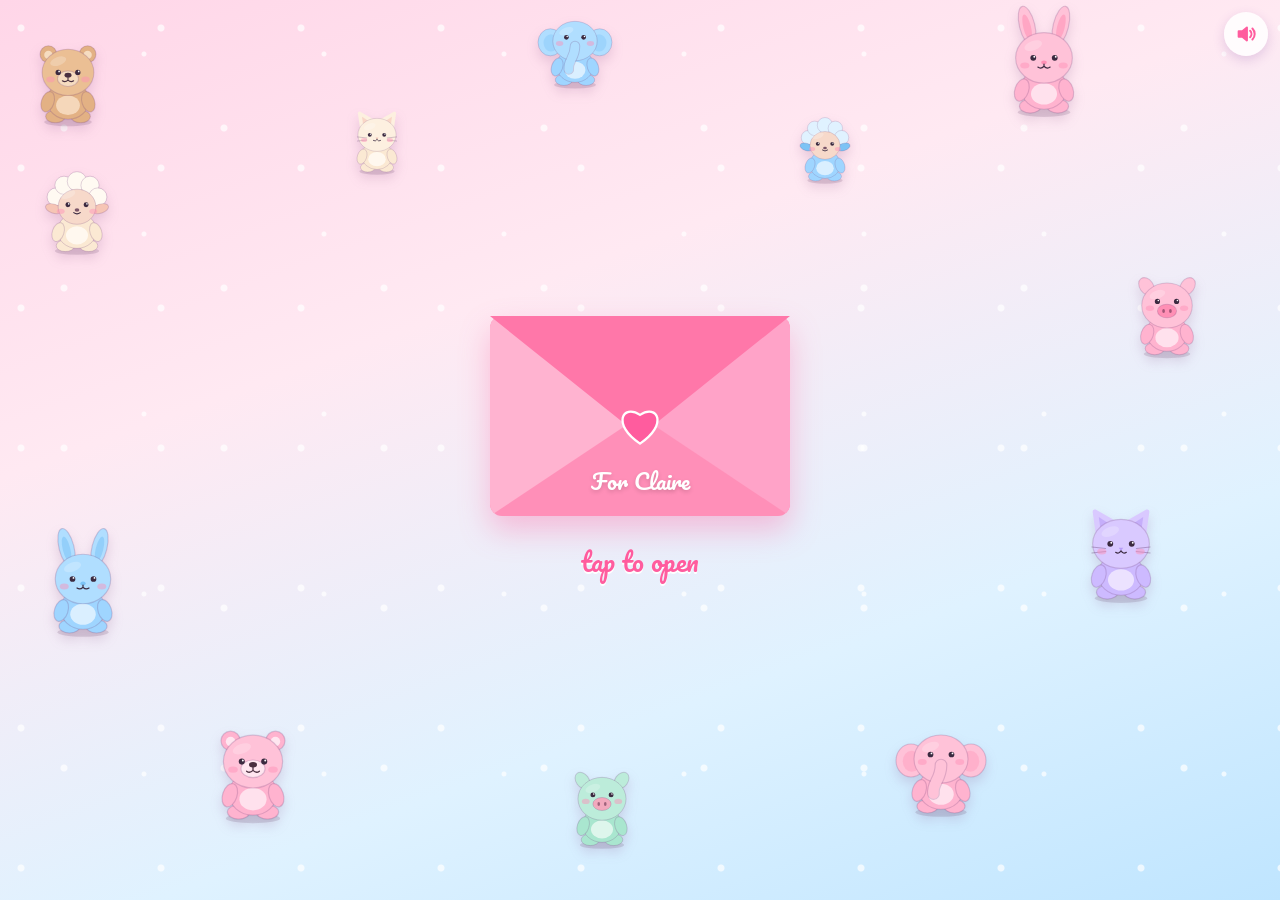
<file: index.html>
<!doctype html>
<html lang="en">
<head>
<meta charset="utf-8">
<meta name="viewport" content="width=device-width, initial-scale=1">
<title>A letter for Claire</title>
<link rel="preconnect" href="https://fonts.googleapis.com">
<link rel="preconnect" href="https://fonts.gstatic.com" crossorigin>
<link href="https://fonts.googleapis.com/css2?family=Pacifico&family=Quicksand:wght@500;600;700&display=swap" rel="stylesheet">
<link rel="stylesheet" href="style.css?v=20261110c">
</head>
<body>
<main class="stage">
  <div class="env-wrap" id="envWrap">
    <div class="env" id="env" role="button" tabindex="0" aria-label="Open the letter">
      <div class="back"></div>
      <div class="pocket"></div>
      <div class="flap"></div>
      <div class="seal"><svg viewBox="0 0 24 22"><path d="M12 21 C-3 11 3 0 12 6 C21 0 27 11 12 21Z" fill="#ff5c9e" stroke="#fff" stroke-width="1.2"/></svg></div>
      <div class="for">For Claire</div>
    </div>
    <div class="hint">tap to open</div>
    <div class="again">try again</div>
  </div>

  <section class="letter" id="letter" aria-live="polite">
    <p class="dear">Dear Claire,</p>
    <div class="big">I have something super important to ask you…</div>
    <div class="btns stack">
      <button class="btn yes" id="hear">Ooooh, let's hear it</button>
      <button class="btn no" id="keep">Keep it to yourself</button>
    </div>
  </section>
</main>
<script src="audio.js?v=20261110c"></script>
<script src="common.js?v=20261110c"></script>
<script src="home.js?v=20261110c"></script>
</body>
</html>
</file>
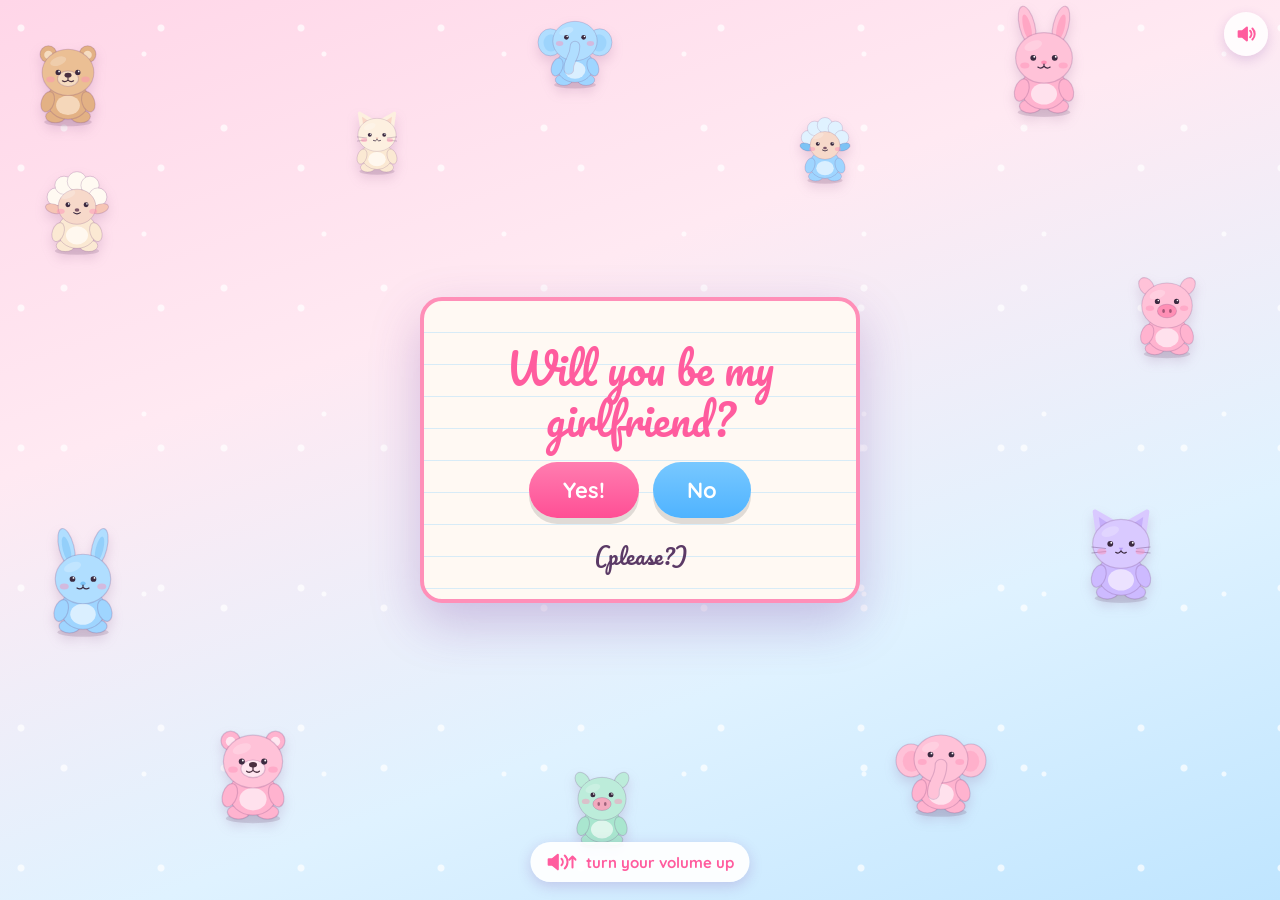
<file: ask.html>
<!doctype html>
<html lang="en">
<head>
<meta charset="utf-8">
<meta name="viewport" content="width=device-width, initial-scale=1">
<title>A letter for Claire</title>
<link rel="preconnect" href="https://fonts.googleapis.com">
<link rel="preconnect" href="https://fonts.gstatic.com" crossorigin>
<link href="https://fonts.googleapis.com/css2?family=Pacifico&family=Quicksand:wght@500;600;700&display=swap" rel="stylesheet">
<link rel="stylesheet" href="style.css?v=20261110c">
</head>
<body>
<main class="stage">
  <section class="letter show" id="letter">
    <div class="big">Will you be my girlfriend?</div>
    <div class="again again-letter">try again</div>
    <div class="btns">
      <button class="btn yes" id="yes">Yes!</button>
      <button class="btn no" id="no">No</button>
    </div>
    <div class="sign">(please?)</div>
  </section>
</main>
<div class="vol-hint" id="volHint">
  <svg viewBox="0 0 32 24" width="30" height="22" fill="none" stroke="currentColor" stroke-width="2.2" stroke-linecap="round" stroke-linejoin="round" aria-hidden="true">
    <path d="M2 9v6h4l6 5V4L6 9H2z" fill="currentColor"/><path d="M16 8.5a5 5 0 0 1 0 7"/><path d="M19.5 5a9.5 9.5 0 0 1 0 14"/>
    <path d="M28 18V6M24.5 9.5L28 6l3.5 3.5"/>
  </svg>
  <span>turn your volume up</span>
</div>
<script src="audio.js?v=20261110c"></script>
<script src="common.js?v=20261110c"></script>
<script src="yesscene.js?v=20261110c"></script>
<script src="ask.js?v=20261110c"></script>
</body>
</html>
</file>
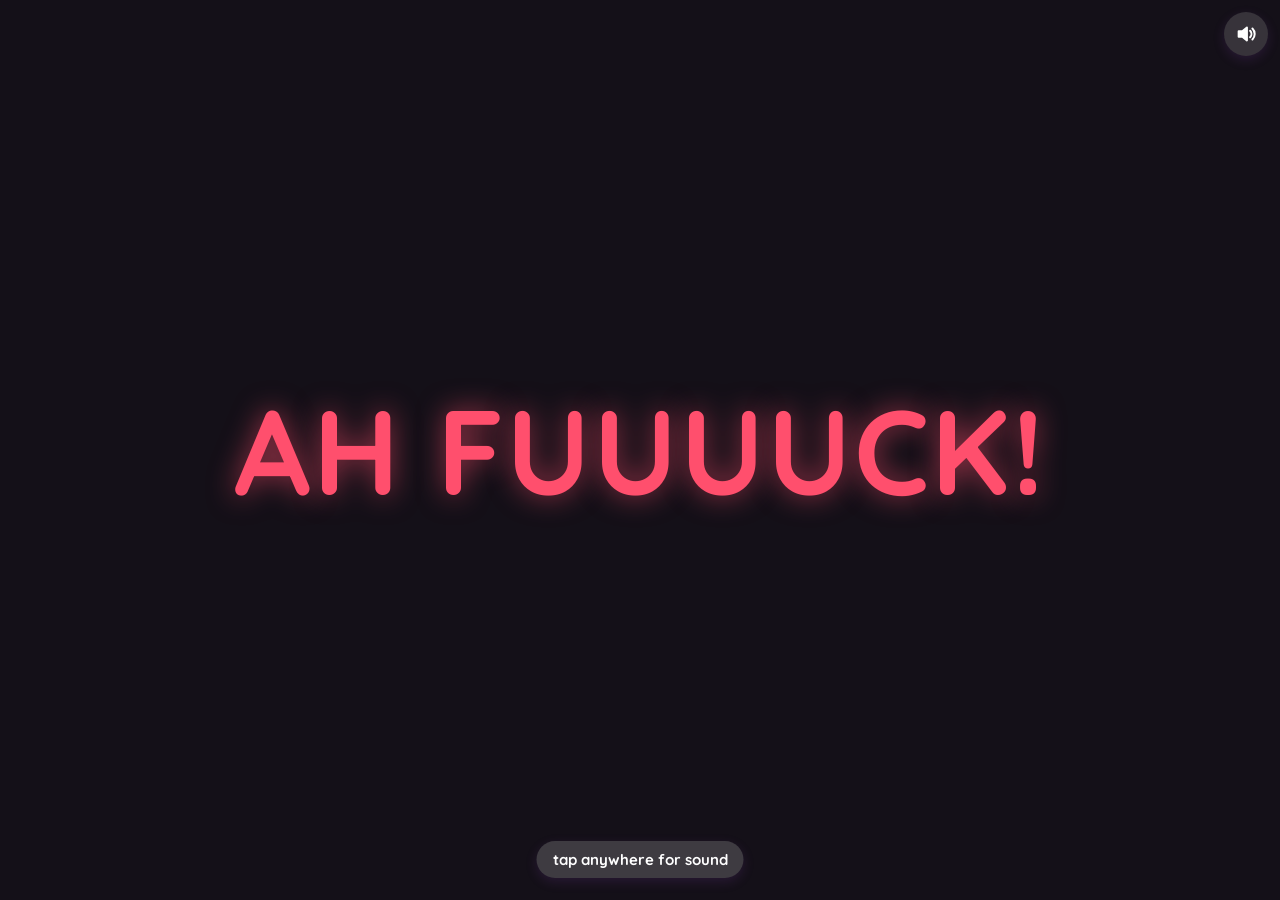
<file: oh-no.html>
<!doctype html>
<html lang="en">
<head>
<meta charset="utf-8">
<meta name="viewport" content="width=device-width, initial-scale=1">
<title>Uh oh</title>
<link rel="preconnect" href="https://fonts.googleapis.com">
<link rel="preconnect" href="https://fonts.gstatic.com" crossorigin>
<link href="https://fonts.googleapis.com/css2?family=Pacifico&family=Quicksand:wght@500;600;700&display=swap" rel="stylesheet">
<link rel="stylesheet" href="style.css?v=20261110c">
</head>
<body class="oops">
<main class="stage"><h1>AH FUUUUCK!</h1></main>

<div class="loading" id="loading" aria-live="polite">
  <div><div class="spinner"></div><p>Loading…</p></div>
</div>

<script src="audio.js?v=20261110c"></script>
<script>
  Snd.whenReady(function () { Snd.sad(); });
  // 3 seconds of panic, then a spinning loading screen, then back to the question.
  setTimeout(function () {
    document.getElementById('loading').classList.add('show');
    try { sessionStorage.setItem('claire.tryAgain', '1'); } catch (e) {}
    setTimeout(function () { window.location.replace('ask.html'); }, 2600);
  }, 3000);
</script>
</body>
</html>
</file>
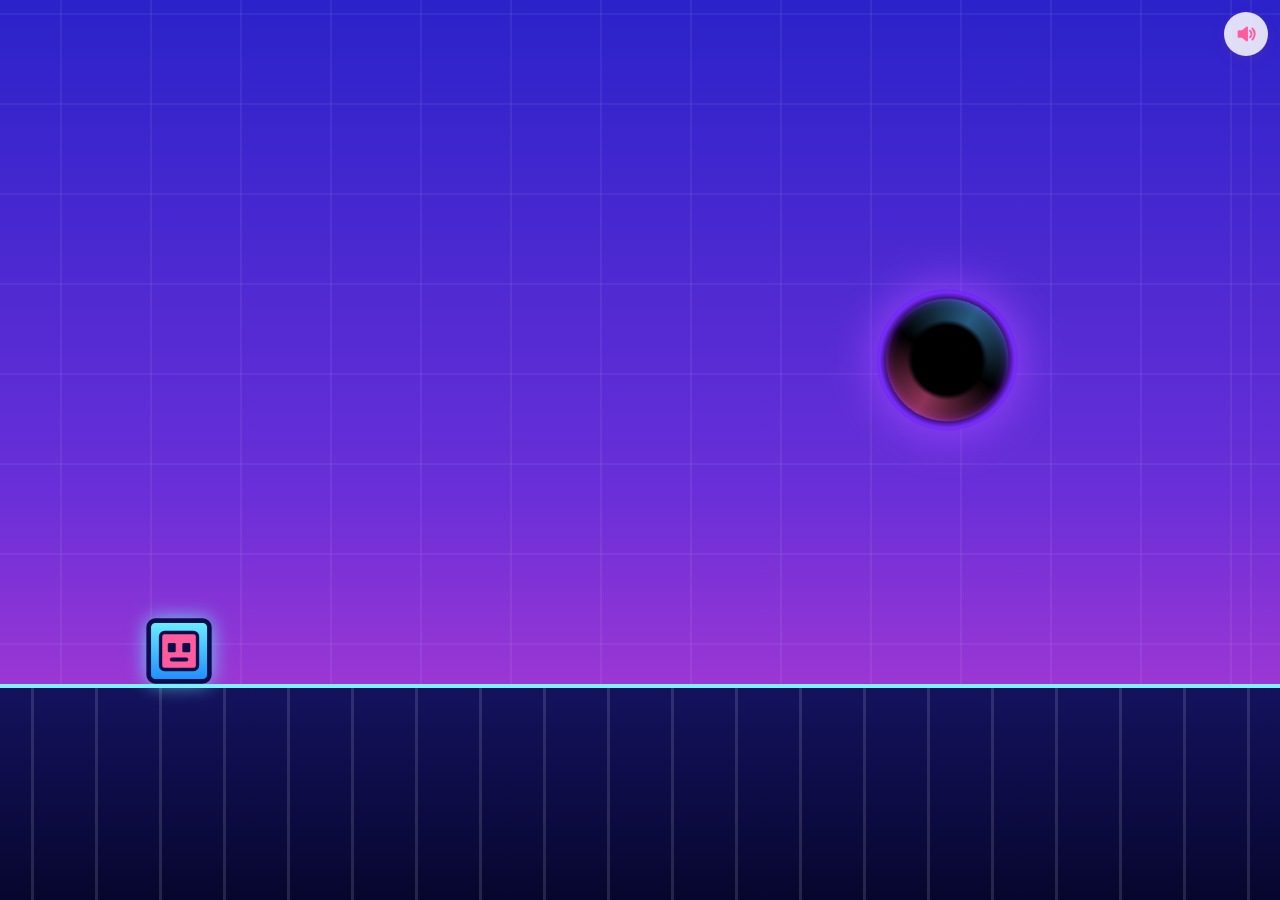
<file: void.html>
<!doctype html>
<html lang="en">
<head>
<meta charset="utf-8">
<meta name="viewport" content="width=device-width, initial-scale=1">
<title>Level</title>
<link rel="preconnect" href="https://fonts.googleapis.com">
<link rel="preconnect" href="https://fonts.gstatic.com" crossorigin>
<link href="https://fonts.googleapis.com/css2?family=Lilita+One&family=Quicksand:wght@600;700&display=swap" rel="stylesheet">
<link rel="stylesheet" href="style.css?v=20261110c">
<link rel="stylesheet" href="void.css?v=20261110c">
</head>
<body class="gdpage">
<div class="gd" id="gd">
  <div class="gd-bg" id="bg"></div>
  <div class="gd-ground" id="ground"></div>

  <div class="hole" id="hole"><div class="swirl"></div></div>

  <div class="cube" id="cube">
    <svg viewBox="0 0 100 100" aria-hidden="true">
      <defs>
        <linearGradient id="cg" x1="0" y1="0" x2="0" y2="1"><stop offset="0" stop-color="#6df0ff"/><stop offset="1" stop-color="#1e8cff"/></linearGradient>
      </defs>
      <rect x="4" y="4" width="92" height="92" rx="10" fill="url(#cg)" stroke="#0b0d4a" stroke-width="7"/>
      <rect x="22" y="22" width="56" height="56" rx="6" fill="#ff5c9e" stroke="#0b0d4a" stroke-width="5"/>
      <rect x="33" y="38" width="12" height="14" rx="2" fill="#0b0d4a"/>
      <rect x="55" y="38" width="12" height="14" rx="2" fill="#0b0d4a"/>
      <rect x="36" y="60" width="28" height="6" rx="3" fill="#0b0d4a"/>
    </svg>
  </div>

  <div class="sparks" id="sparks"></div>
  <div class="letters" id="letters" aria-label="GFYS">
    <span>G</span><span>F</span><span>Y</span><span>S</span>
  </div>

  <div class="flash" id="flash"></div>
  <div class="scan" id="scan"></div>
  <div class="rew" id="rew"><i></i><i></i> REWIND</div>
</div>

<script src="audio.js?v=20261110c"></script>
<script src="void.js?v=20261110c"></script>
</body>
</html>
</file>
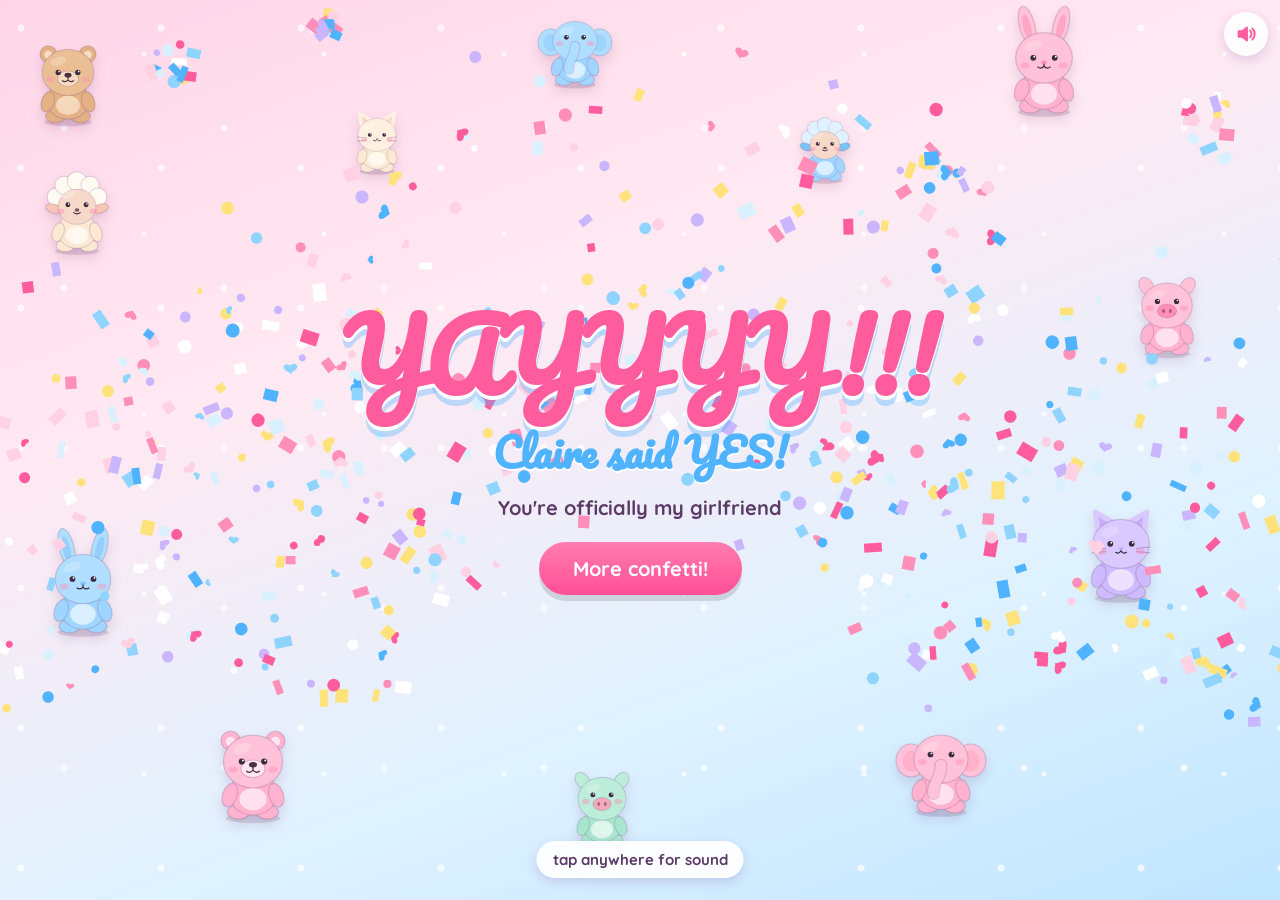
<file: yes.html>
<!doctype html>
<html lang="en">
<head>
<meta charset="utf-8">
<meta name="viewport" content="width=device-width, initial-scale=1">
<title>She said YES</title>
<link rel="preconnect" href="https://fonts.googleapis.com">
<link rel="preconnect" href="https://fonts.gstatic.com" crossorigin>
<link href="https://fonts.googleapis.com/css2?family=Pacifico&family=Quicksand:wght@500;600;700&display=swap" rel="stylesheet">
<link rel="stylesheet" href="style.css?v=20261110c">
</head>
<body class="party">
<main class="stage"></main>
<script src="audio.js?v=20261110c"></script>
<script src="common.js?v=20261110c"></script>
<script src="yesscene.js?v=20261110c"></script>
<script>
  // Direct visit or refresh: the bing bong keeps repeating (a phone may ask for one tap first).
  showYes();
  Snd.bingbongLoop();
</script>
</body>
</html>
</file>
<file: style.css>
:root{
  --pink:#ff8fb8; --hot:#ff5c9e; --rose:#ffd1e3; --blue:#8fd3ff; --sky:#4fb3ff; --ice:#d9f1ff;
  --cream:#fff9f3; --ink:#5b3a66;
  --script:'Pacifico',cursive; --body:'Quicksand',system-ui,sans-serif;
}
*{box-sizing:border-box;-webkit-tap-highlight-color:transparent}
html,body{margin:0;height:100%}
body{
  font-family:var(--body);color:var(--ink);overflow:hidden;
  background:
    radial-gradient(circle at 15% 20%,rgba(255,255,255,.7) 0 3px,transparent 4px),
    radial-gradient(circle at 80% 30%,rgba(255,255,255,.7) 0 2px,transparent 3px),
    radial-gradient(circle at 40% 80%,rgba(255,255,255,.7) 0 3px,transparent 4px),
    linear-gradient(160deg,#ffd6e8 0%,#ffe9f2 35%,#dff2ff 70%,#bfe5ff 100%);
  background-size:140px 140px,180px 180px,160px 160px,100% 100%;
}
.stage{position:relative;width:100%;height:100%;display:grid;place-items:center;padding:16px}

/* stuffed animals */
.plush{position:fixed;pointer-events:none;user-select:none;line-height:0;
  filter:drop-shadow(0 6px 6px rgba(120,60,120,.18));animation:bob 3.4s ease-in-out infinite}
.plush svg{width:100%;height:auto;overflow:visible}
.plush .head{animation:tilt 4.6s ease-in-out infinite alternate}
.plush .eyes{animation:blink 5.2s infinite}
.plush .ear.wl{animation:earL 3.2s ease-in-out infinite alternate}
.plush .ear.wr{animation:earR 3.2s ease-in-out infinite alternate}
.plush .trunk{animation:trunk 3s ease-in-out infinite alternate}
@keyframes tilt{from{transform:rotate(-3deg)}to{transform:rotate(3deg)}}
@keyframes blink{0%,91%,100%{transform:scaleY(1)}94%{transform:scaleY(.08)}97%{transform:scaleY(1)}}
@keyframes earL{from{transform:rotate(-5deg)}to{transform:rotate(4deg)}}
@keyframes earR{from{transform:rotate(5deg)}to{transform:rotate(-4deg)}}
@keyframes trunk{from{transform:rotate(-6deg)}to{transform:rotate(7deg)}}
.party .plush{animation-duration:1.5s}
.party .plush .head{animation-duration:1.6s}
@keyframes bob{0%,100%{transform:translateY(0) rotate(var(--r,0deg))}50%{transform:translateY(-12px) rotate(calc(var(--r,0deg) + 4deg))}}
.heart-float{position:fixed;bottom:-40px;pointer-events:none;animation:rise linear infinite;opacity:.8;line-height:0}
.heart-float svg{width:100%;height:auto}
@keyframes rise{to{transform:translateY(-115vh) rotate(25deg);opacity:0}}

/* envelope */
.env-wrap{position:relative;z-index:5;text-align:center}
.env{position:relative;width:min(300px,78vw);height:min(200px,52vw);margin:0 auto;cursor:pointer;
  animation:wiggle 2.4s ease-in-out infinite}
@keyframes wiggle{0%,100%{transform:rotate(-1.5deg)}50%{transform:rotate(1.5deg) scale(1.02)}}
.env .back{position:absolute;inset:0;background:var(--pink);border-radius:12px;box-shadow:0 14px 30px rgba(255,92,158,.35)}
.env .pocket{position:absolute;inset:0;border-radius:12px;overflow:hidden}
.env .pocket::before,.env .pocket::after{content:"";position:absolute;bottom:0;width:0;height:0;border-style:solid}
.env .pocket::before{left:0;border-width:100px 0 100px 150px;border-color:transparent transparent transparent #ffb3d0}
.env .pocket::after{right:0;border-width:100px 150px 100px 0;border-color:transparent #ffa3c8 transparent transparent}
.env .flap{position:absolute;top:0;left:0;width:100%;height:60%;transform-origin:top;transition:transform .7s ease;z-index:3;
  clip-path:polygon(0 0,100% 0,50% 100%);background:#ff77a9}
.env.open{animation:none}
.env.open .flap{transform:rotateX(180deg);z-index:0}
.seal{position:absolute;left:50%;top:50%;transform:translate(-50%,-30%);z-index:4;width:46px;line-height:0;transition:opacity .3s}
.env.open .seal{opacity:0}
.hint{margin-top:22px;font-family:var(--script);font-size:26px;color:var(--hot);animation:pulse 1.4s ease-in-out infinite;text-shadow:0 2px 0 #fff}
@keyframes pulse{50%{transform:scale(1.08)}}
.for{position:absolute;left:50%;bottom:16px;transform:translateX(-50%);font-family:var(--script);font-size:22px;color:#fff;z-index:4;text-shadow:0 2px 4px rgba(0,0,0,.15)}

/* letter */
.letter{display:none;position:relative;z-index:6;width:min(440px,92vw);max-height:92vh;overflow:auto;
  background:var(--cream);border:4px solid var(--pink);border-radius:22px;padding:28px 24px 24px;text-align:center;
  box-shadow:0 20px 50px rgba(120,60,160,.28);
  background-image:repeating-linear-gradient(transparent 0 31px,rgba(143,211,255,.35) 31px 32px)}
.letter.show{display:block;animation:pop .6s cubic-bezier(.2,1.5,.4,1)}
@keyframes pop{from{transform:scale(.4) rotate(-6deg);opacity:0}to{transform:scale(1) rotate(0);opacity:1}}
.letter .dear{font-family:var(--script);font-size:30px;color:var(--sky);margin:0 0 6px}
.letter p{margin:8px 0;font-size:18px;font-weight:600}
.letter .big{font-family:var(--script);font-size:clamp(30px,9vw,42px);color:var(--hot);margin:14px 0 18px;line-height:1.2}
.btns{display:flex;gap:14px;justify-content:center;margin-top:6px}
.btn{font:inherit;font-weight:700;font-size:22px;border:0;border-radius:999px;padding:14px 34px;cursor:pointer;color:#fff;
  box-shadow:0 6px 0 rgba(0,0,0,.12)}
.btn.yes{background:linear-gradient(180deg,#ff7db0,#ff4f95);animation:yesPulse 1.2s ease-in-out infinite}
.btn.no{background:linear-gradient(180deg,#78c8ff,#4fb3ff)}
@keyframes yesPulse{50%{transform:scale(1.07)}}
.sign{margin-top:18px;font-family:var(--script);font-size:22px;color:var(--ink)}

/* yes page */
#confetti{position:fixed;inset:0;pointer-events:none;z-index:2}
.yay{position:relative;z-index:5;text-align:center;padding:0 12px}
.yay h1{font-family:var(--script);font-size:clamp(46px,14vw,96px);color:var(--hot);margin:0;line-height:1.05;
  text-shadow:0 4px 0 #fff,0 10px 0 rgba(79,179,255,.35);animation:pop .8s cubic-bezier(.2,1.5,.4,1)}
.yay h2{font-family:var(--script);font-size:clamp(26px,7vw,40px);color:var(--sky);margin:12px 0 4px;text-shadow:0 2px 0 #fff}
.yay p{font-size:20px;font-weight:700;margin:8px 0 22px}
.btn.more{background:linear-gradient(180deg,#ff7db0,#ff4f95);font-size:20px}

/* oh no page */
body.oops{background:#141018;color:#fff}
.oops .stage{place-items:center}
.oops h1{font-family:var(--body);font-weight:700;font-size:clamp(44px,14vw,120px);letter-spacing:2px;margin:0;color:#ff4f6d;
  text-align:center;animation:shake .35s linear infinite;text-shadow:0 0 28px rgba(255,79,109,.6)}
@keyframes shake{0%,100%{transform:translate(0,0) rotate(0)}25%{transform:translate(-6px,3px) rotate(-1.5deg)}50%{transform:translate(5px,-4px) rotate(1.5deg)}75%{transform:translate(-4px,-3px) rotate(-1deg)}}

/* loading overlay */
.loading{position:fixed;inset:0;z-index:50;display:none;place-items:center;text-align:center;
  background:linear-gradient(160deg,#ffd6e8,#dff2ff)}
.loading.show{display:grid}
.spinner{width:84px;height:84px;border-radius:50%;border:9px solid rgba(255,255,255,.9);border-top-color:var(--hot);border-right-color:var(--sky);
  margin:0 auto 22px;animation:spin .9s linear infinite}
@keyframes spin{to{transform:rotate(360deg)}}
.loading p{font-family:var(--script);font-size:30px;color:var(--hot);margin:0}

/* sound */
.mute-btn{position:fixed;top:12px;right:12px;z-index:60;width:44px;height:44px;border-radius:50%;border:0;cursor:pointer;
  display:grid;place-items:center;color:var(--hot);background:rgba(255,255,255,.85);box-shadow:0 4px 12px rgba(120,60,160,.2)}
.oops .mute-btn{background:rgba(255,255,255,.15);color:#fff}
.sound-hint{position:fixed;left:50%;bottom:22px;transform:translateX(-50%);z-index:60;background:rgba(255,255,255,.92);color:var(--ink);
  font-weight:700;font-size:15px;padding:9px 16px;border-radius:999px;box-shadow:0 4px 12px rgba(120,60,160,.2);animation:pulse 1.4s ease-in-out infinite}
.oops .sound-hint{background:rgba(255,255,255,.18);color:#fff}

/* subtle "try again" after a no */
.again{display:none;font-size:15px;font-weight:600;letter-spacing:.5px;color:var(--ink);opacity:.5;margin-top:4px}
.again-letter{margin:-6px 0 12px;font-size:14px;font-style:italic}
.retry .again{display:block;animation:fadein 1.6s ease both}
@keyframes fadein{from{opacity:0}to{opacity:.5}}

.btns.stack{flex-direction:column;align-items:stretch;gap:12px;max-width:300px;margin:6px auto 0}
.btns.stack .btn{font-size:20px;padding:14px 22px}

/* little "turn your volume up" nudge */
.vol-hint{position:fixed;left:50%;bottom:18px;transform:translateX(-50%);z-index:55;display:flex;align-items:center;gap:9px;
  padding:9px 16px;border-radius:999px;background:rgba(255,255,255,.92);color:var(--hot);font-weight:700;font-size:15px;
  box-shadow:0 4px 14px rgba(120,60,160,.22);animation:pulse 1.6s ease-in-out infinite;white-space:nowrap}
</file>
<file: void.css>
body.gdpage{background:#000;overflow:hidden}
.gd{position:fixed;inset:0;overflow:hidden;background:#000}
.gd-bg{position:absolute;inset:0;
  background:
    repeating-linear-gradient(90deg,rgba(255,255,255,.06) 0 2px,transparent 2px 90px),
    repeating-linear-gradient(0deg,rgba(255,255,255,.05) 0 2px,transparent 2px 90px),
    linear-gradient(180deg,#2b22c9 0%,#6a2fd8 55%,#d23fd0 100%)}
.gd-ground{position:absolute;left:0;right:0;bottom:0;height:24%;
  background:
    linear-gradient(180deg,#7df3ff 0 4px,transparent 4px),
    repeating-linear-gradient(90deg,rgba(255,255,255,.12) 0 3px,transparent 3px 64px),
    linear-gradient(180deg,#14125e,#07062e)}

.hole{position:absolute;left:0;top:0;border-radius:50%;pointer-events:none;will-change:transform;
  background:radial-gradient(circle,#000 0 52%,#14002b 58%,#7a2bff 68%,rgba(255,120,220,.0) 74%);
  box-shadow:0 0 40px 8px rgba(160,70,255,.7)}
.hole .swirl{position:absolute;inset:6%;border-radius:50%;
  background:conic-gradient(from 0deg,rgba(255,92,158,.0),rgba(255,92,158,.55),rgba(79,179,255,.0),rgba(79,179,255,.5),rgba(255,92,158,.0));
  mask:radial-gradient(circle,transparent 0 40%,#000 46% 70%,transparent 72%);
  -webkit-mask:radial-gradient(circle,transparent 0 40%,#000 46% 70%,transparent 72%)}

.cube{position:absolute;left:0;top:0;will-change:transform;filter:drop-shadow(0 0 10px rgba(109,240,255,.8))}
.cube svg{display:block;width:100%;height:100%}

.letters{position:absolute;inset:0;display:flex;align-items:center;justify-content:center;gap:.04em;pointer-events:none;
  font-family:'Lilita One','Quicksand',sans-serif;font-size:clamp(84px,30vw,200px);line-height:1}
.letters span{display:inline-block;opacity:0;color:#fff;-webkit-text-stroke:.06em #0b0d4a;paint-order:stroke fill;
  text-shadow:0 0 .25em #6df0ff,0 0 .6em #ff5c9e;will-change:transform,opacity}

.sparks{position:absolute;inset:0;pointer-events:none}
.sparks b{position:absolute;left:0;top:0;width:12px;height:12px;border-radius:2px;background:#fff;box-shadow:0 0 12px #6df0ff;opacity:0;will-change:transform,opacity}

.flash{position:absolute;inset:0;background:#fff;opacity:0;pointer-events:none}

/* rewind look */
.scan{position:absolute;inset:0;pointer-events:none;opacity:0;
  background:repeating-linear-gradient(0deg,rgba(0,0,0,.28) 0 2px,transparent 2px 5px);mix-blend-mode:multiply}
.rew{position:absolute;left:14px;top:14px;display:none;align-items:center;gap:4px;color:#fff;font-family:var(--body);font-weight:700;letter-spacing:2px;font-size:18px;
  text-shadow:0 0 8px #000}
.rew i{display:inline-block;width:0;height:0;border-style:solid;border-width:9px 14px 9px 0;border-color:transparent #fff transparent transparent}
.gd.rewinding{filter:saturate(.6) hue-rotate(-25deg) contrast(1.1)}
.gd.rewinding .scan{opacity:1}
.gd.rewinding .rew{display:flex;animation:blinkRew .6s steps(2) infinite}
@keyframes blinkRew{50%{opacity:.3}}
</file>
